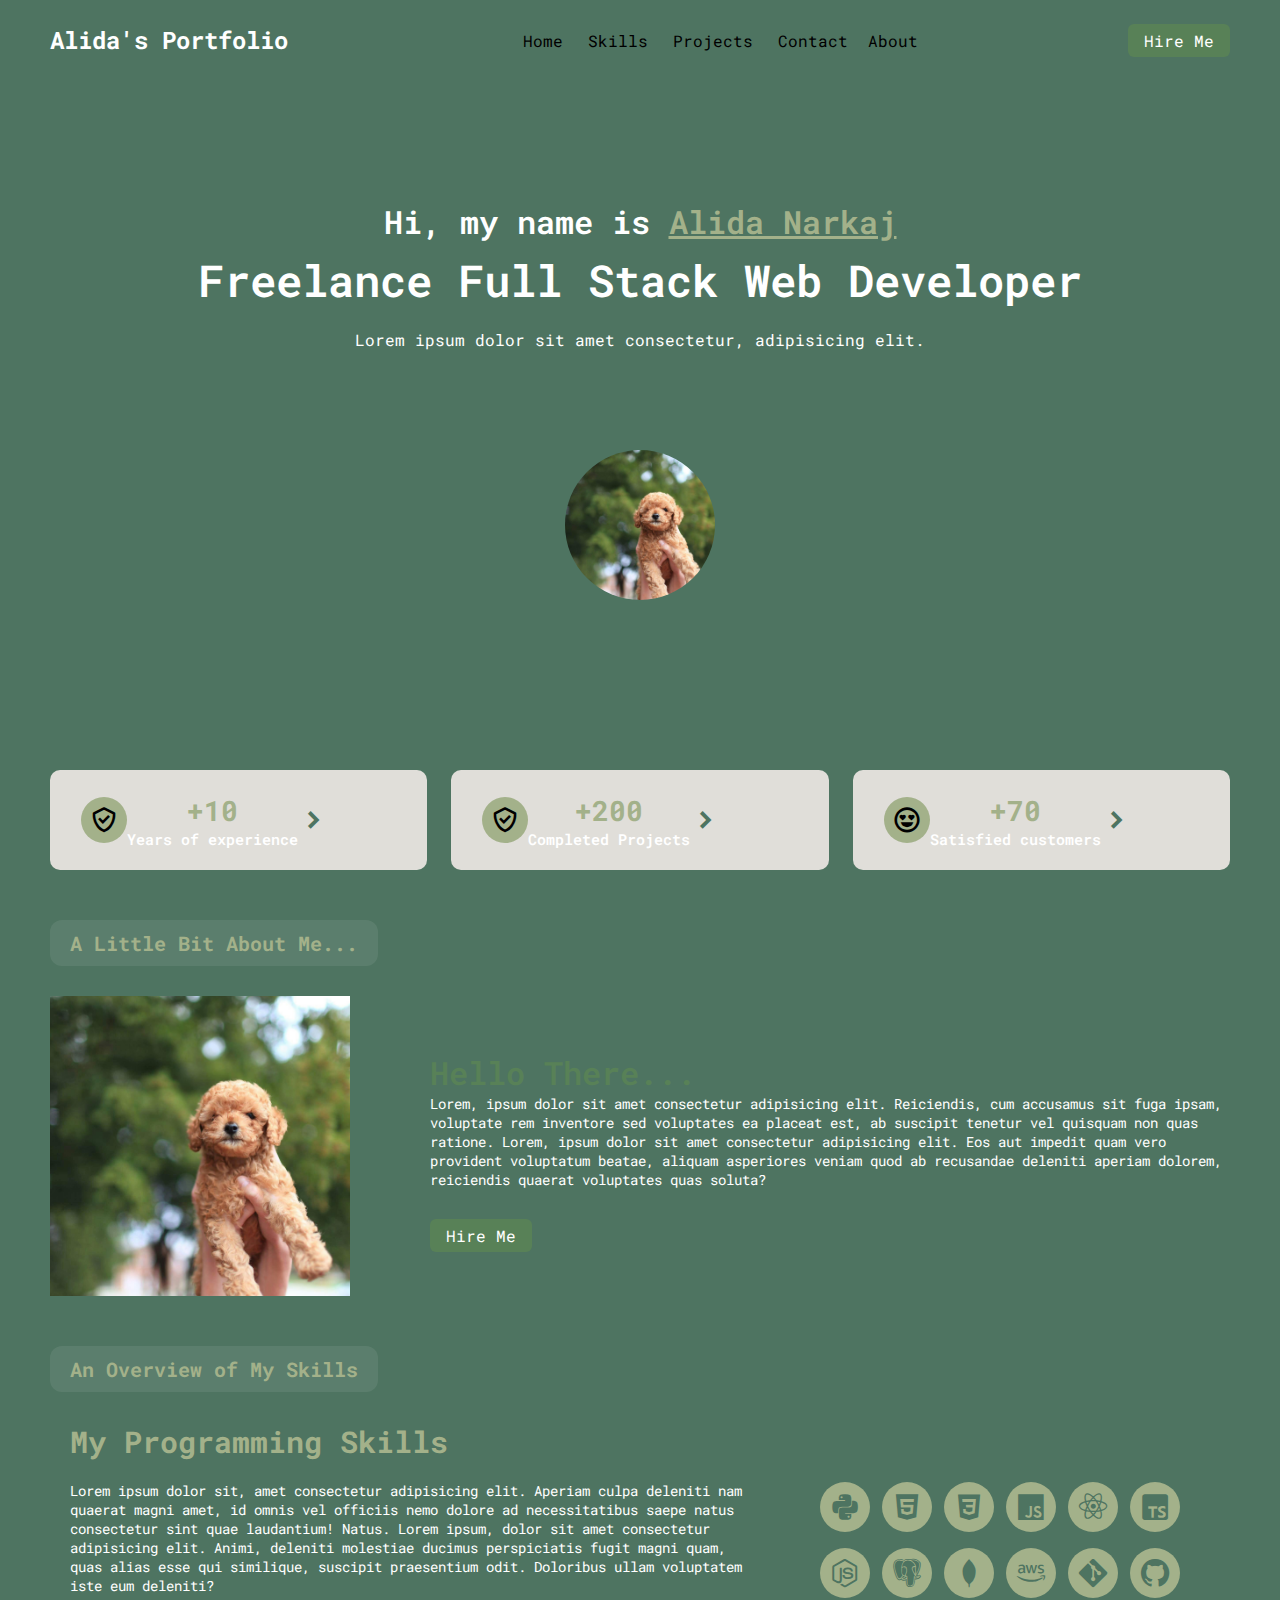
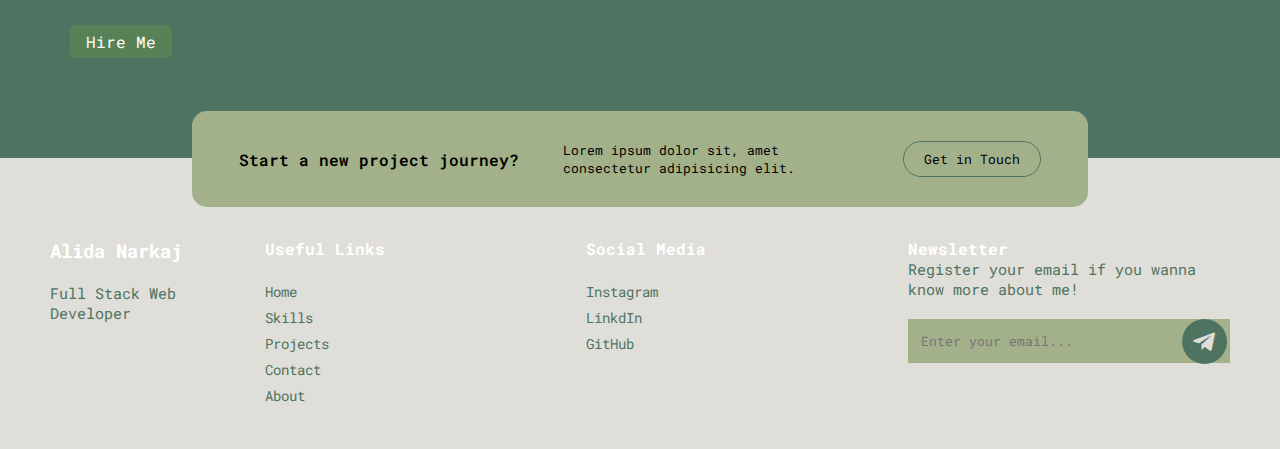
<file: index.html>
<!DOCTYPE html>
<html lang="en">
  <head>
    <meta charset="UTF-8" />
    <meta name="viewport" content="width=device-width, initial-scale=1.0" />
    <title>My Portfolio</title>
    <!-- import for boxicons -->
    <link
      href="https://unpkg.com/boxicons@2.1.4/css/boxicons.min.css"
      rel="stylesheet"
    />
    <!-- link your custom css file -->
    <link rel="stylesheet" href="./css/single-portfolio-style.css" />
  </head>

  <body>
    <header class="navbar">
      <!-- logo -->
      <h2>Alida's Portfolio</h2>
      <!-- nav bar -->
      <nav>
        <ul>
          <li><a href="#"></a>Home</li>
          <li><a href="#"></a>Skills</li>
          <li><a href="#"></a>Projects</li>
          <li><a href="#"></a>Contact</li>
          <li><a href="#"></a>About</li>
        </ul>
      </nav>
      <!-- call to action -->
      <button class="hire-button">Hire Me</button>
    </header>
    <!-- end of header section -->

    <!-- begin main section -->
    <main>
      <!-- begin hero section -->
      <div class="main">
        <h4>Hi, my name is <span>Alida Narkaj</span></h4>
        <p class="title">Freelance Full Stack Web Developer</p>
        <p class="subtitle">
          Lorem ipsum dolor sit amet consectetur, adipisicing elit.
        </p>
        <img src="./assets/img/puppy.jpg" alt="my logo image" />
      </div>
      <!-- end of hero section -->

      <!-- begin assurances section -->
      <div class="services-assurances">
        <!-- first assurance item -->
        <div class="item">
          <div class="icon"><i class="bx bx-check-shield"></i></div>
          <div class="info">
            <h3>+10</h3>
            <p>Years of experience</p>
          </div>
          <i class="bx bxs-chevron-right"></i>
        </div>
        <!-- second assurance item -->
        <div class="item">
          <div class="icon"><i class="bx bx-check-shield"></i></div>
          <div class="info">
            <h3>+200</h3>
            <p>Completed Projects</p>
          </div>
          <i class="bx bxs-chevron-right"></i>
        </div>
        <!-- third assurance item -->
        <div class="item">
          <div class="icon"><i class="bx bx-happy-heart-eyes"></i></div>
          <div class="info">
            <h3>+70</h3>
            <p>Satisfied customers</p>
          </div>
          <i class="bx bxs-chevron-right"></i>
        </div>
      </div>
      <!-- end assurances section -->

      <!-- about me section -->
      <!-- section header -->
      <h5 class="section-separator-title">A Little Bit About Me...</h5>

      <!-- who am i part -->
      <div class="about-me">
        <img src="./assets/img/puppy.jpg" alt="portfolio image of puppy" />
        <div class="info">
          <h3>Hello There...</h3>
          <p>
            Lorem, ipsum dolor sit amet consectetur adipisicing elit.
            Reiciendis, cum accusamus sit fuga ipsam, voluptate rem inventore
            sed voluptates ea placeat est, ab suscipit tenetur vel quisquam non
            quas ratione. Lorem, ipsum dolor sit amet consectetur adipisicing
            elit. Eos aut impedit quam vero provident voluptatum beatae, aliquam
            asperiores veniam quod ab recusandae deleniti aperiam dolorem,
            reiciendis quaerat voluptates quas soluta?
          </p>
          <button class="hire-button">Hire Me</button>
        </div>
      </div>
      <!-- end of about me -->

      <!-- start of section skills -->
      <!-- section header -->
      <h5 class="section-separator-title">An Overview of My Skills</h5>
      <!-- actual skills -->
      <div class="skills">
        <!-- create a two column layout -->
        <!-- begin left column -->
        <div class="left">
          <div class="info">
            <h3>My Programming Skills</h3>
            <p>
              Lorem ipsum dolor sit, amet consectetur adipisicing elit. Aperiam
              culpa deleniti nam quaerat magni amet, id omnis vel officiis nemo
              dolore ad necessitatibus saepe natus consectetur sint quae
              laudantium! Natus. Lorem ipsum, dolor sit amet consectetur
              adipisicing elit. Animi, deleniti molestiae ducimus perspiciatis
              fugit magni quam, quas alias esse qui similique, suscipit
              praesentium odit. Doloribus ullam voluptatem iste eum deleniti?
            </p>
            <button class="hire-button">Hire Me</button>
          </div>
        </div>
        <!-- begin right column -->
        <div class="right">
          <!-- for each icon, create a container -->
          <div class="item"><i class="bx bxl-python"></i></div>
          <div class="item"><i class="bx bxl-html5"></i></div>
          <div class="item"><i class="bx bxl-css3"></i></div>
          <div class="item"><i class="bx bxl-javascript"></i></div>
          <div class="item"><i class="bx bxl-react"></i></div>
          <div class="item"><i class="bx bxl-typescript"></i></div>
          <div class="item"><i class="bx bxl-nodejs"></i></div>
          <div class="item"><i class="bx bxl-postgresql"></i></div>
          <div class="item"><i class="bx bxl-mongodb"></i></div>
          <div class="item"><i class="bx bxl-aws"></i></div>
          <div class="item"><i class="bx bxl-git"></i></div>
          <div class="item"><i class="bx bxl-github"></i></div>
        </div>
      </div>
      <!-- end of skills section -->
    </main>

    <footer>
      <div class="start">
        <h3>Start a new project journey?</h3>
        <p>
          Lorem ipsum dolor sit, amet consectetur adipisicing elit.
        </p>
        <button>Get in Touch</button>
      </div>

      <!-- footer columns socials and nav repeats/call to action -->
      <div class="columns">
        <div class="about-column">
          <h3>Alida Narkaj</h3>
          <p>Full Stack Web Developer</p>
        </div>
        <div class="links-column">
          <h4>Useful Links</h4>
          <a href="#">Home</a>
          <a href="#">Skills</a>
          <a href="#">Projects</a>
          <a href="#">Contact</a>
          <a href="#">About</a>
        </div>
        <div class="links-column">
          <h4>Social Media</h4>
          <a href="#">Instagram</a>
          <a href="#">LinkdIn</a>
          <a href="#">GitHub</a>
        </div>
        <div class="news-column">
          <h4>Newsletter</h4>
          <p>Register your email if you wanna know more about me!</p>
          <form action="" method="post">
            <input
              type="email"
              name="user-email"
              id="user-email"
              placeholder="Enter your email..."
            />
            <button><i class="bx bxl-telegram"></i></button>
          </form>
        </div>
      </div>
    </footer>
  </body>
</html>
</file>
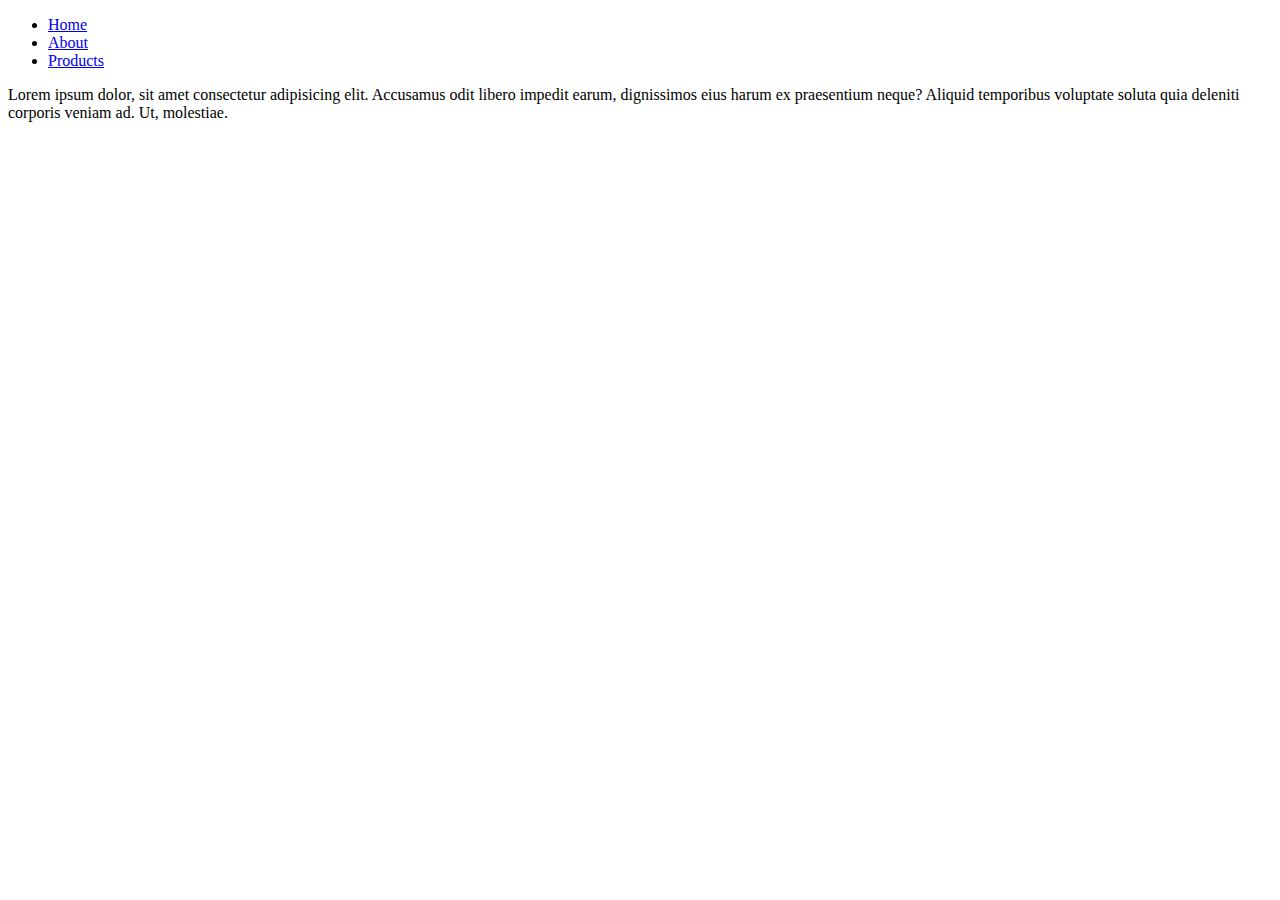
<file: html/semantic-html-ex.html>
<!DOCTYPE html>
<html lang="en">
  <head>
    <meta charset="UTF-8" />
    <meta name="viewport" content="width=device-width, initial-scale=1.0" />
    <title>Products</title>
  </head>

  <body>
    <header>
      <nav>
        <ul>
          <li><a href="../index.html">Home</a></li>
          <li><a href="#../index.html#menu-item-about">About</a></li>
          <li><a href="#">Products</a></li>
        </ul>
      </nav>
    </header>

    <main>
      <section>
        <article>
          Lorem ipsum dolor, sit amet consectetur adipisicing elit. Accusamus
          odit libero impedit earum, dignissimos eius harum ex praesentium
          neque? Aliquid temporibus voluptate soluta quia deleniti corporis
          veniam ad. Ut, molestiae.
        </article>
      </section>
    </main>

    <aside></aside>
  </body>
</html>
</file>
<file: css/single-portfolio-style.css>
/* import the google fonts */
@import url("https://fonts.googleapis.com/css2?family=Roboto+Mono:ital,wght@0,100..700;1,100..700&display=swap");

* {
  /* supress browser defaults and select alt box model */
  margin: 0;
  padding: 0;
  box-sizing: border-box;
  font-family: "Roboto Mono", sans-serif;
  /* set variables for colors */
  --bg-primary: #4e7461;
  --bg-secondary: #e0ded9;
  --font-color-primary: #ffffff;
  --font-color-secondary: #a3b18a;
  --backup-color: #588157;
}

/* this styling is desktop first -- vh=viewpointheight*/
body {
  height: 100vh;
  background: var(--bg-primary);
}

/* style the header/navbar */
.navbar {
  display: flex;
  align-items: center;
  justify-content: space-between;
  height: 80px;
  padding: 0 50px;
}

/* style the children of the header */
.navbar h2 {
  color: var(--font-color-primary);
  font-weight: 700;
}

.navbar nav ul {
  display: flex; /*double check this*/
}

.navbar ul li {
  list-style: none;
}

.navbar ul li a {
  text-decoration: none;
  color: var(--font-color-secondary);
  font-size: 16px; /*shazam*/
  margin-right: 25px;
  transition: color 0.3s ease; /*animation must be triggered by an event*/
}

/* event that triggers line 54, specify outcome of transition */
.navbar ul li:hover a {
  color: var(--font-color-primary);
}

/* remove the margin of the rightmost list item */
.navbar ul li:last-child a {
  margin-right: 20px;
}

/* style of hire me button */
.hire-button {
  background: var(--backup-color);
  color: var(--font-color-primary);
  padding: 6px 16px;
  border: none;
  font-size: 16px;
  cursor: pointer;
  border-radius: 6px;
  transition: background 0.3s ease;
}

.hire-button:hover {
  background: var(--font-color-secondary);
  color: var(--bg-primary);
}

/*  styling the hero section */
.main {
  height: 640px;
  display: flex;
  flex-direction: column;
  align-items: center;
  justify-content: center;
}

.main h4 {
  font-size: 32px;
  color: var(--font-color-primary);
  font-weight: 600;
}

.main h4 span {
  color: var(--font-color-secondary);
  text-decoration: underline;
}

.main p.title {
  font-size: 44px;
  font-weight: 600;
  color: var(--font-color-primary);
  margin-top: 8px;
}

.main p.subtitle {
  font-size: 16px;
  color: var(--font-color-primary);
  margin-top: 20px;
}

.main img {
  width: 150px;
  height: 150px;
  margin-top: 100px;
  border-radius: 50%;
}

.services-assurances {
  margin-top: 50px;
  padding: 0 50px;
  display: flex;
  flex-wrap: nowrap;
  gap: 24px;
}

.services-assurances .item {
  background: var(--bg-secondary);
  display: flex;
  align-items: center;
  justify-content: space;
  height: 100px;
  width: 100%;
  border-radius: 10px;
  padding: 0 30px;
  border: 1px solid transparent;
  cursor: pointer;
  transition: all 0.3s ease;
}

.services-assurances .item:hover {
  border-color: var(--font-color-primary);
}

.services-assurances .item .icon {
  width: 46px;
  height: 46px;
  background: var(--font-color-secondary);
  border-radius: 50%;
  display: flex;
  align-items: center;
  justify-content: center;
  transition: background 0.3s ease;
}

.services-assurances .item .icon:hover {
  background: var(--font-color-primary);
}

.services-assurances .item .icon i {
  font-size: 30px;
}

.services-assurances .item .info {
  display: flex;
  flex-direction: column;
  align-items: center;
  justify-content: space-evenly;
}

.services-assurances .item .info h3 {
  color: var(--font-color-secondary);
  font-size: 28px;
}

.services-assurances .item .info p {
  color: var(--font-color-primary);
  font-size: 15px;
  font-weight: 600;
}

.services-assurances .item > i {
  color: var(--bg-primary);
  font-size: 30px;
  transition: color 0.3s ease;
}

.services-assurances .item:hover > i {
  color: var(--font-color-primary);
}

.section-separator-title {
  margin: 50px 50px 30px;
  padding: 10px 20px;
  background: rgba(255, 255, 255, 0.08);
  display: inline-block;
  color: var(--font-color-secondary);
  border-radius: 12px;
  font-size: 20px;
}

/* about me section */
.about-me {
  display: flex;
  align-items: center;
  justify-content: space-between;
  gap: 80px;
  padding: 0 50px;
}

.about-me img {
  width: 300px;
}

.about-me .info h3 {
  color: var(--backup-color);
  font-size: 32px;
  font-weight: 600;
  margin-top: 10px;
}

.about-me .info p {
  color: var(--font-color-primary);
  font-size: 14px;
}

.about-me .info button {
  margin-top: 30px;
}

/* styling the skills section */
.skills {
  display: flex;
  align-items: center;
  justify-content: space-around;
  padding: 0 50px;
}

.skills .left {
  width: 680px;
}

.skills .left .info h3 {
  color: var(--font-color-secondary);
  font-size: 30px;
  margin-bottom: 20px;
}

.skills .left .info p {
  color: var(--font-color-primary);
  font-size: 14px;
}

.skills .left .info button {
  margin-top: 30px;
}

.skills .right {
  width: 420px;
  height: 120px;
  display: flex;
  align-items: center;
  justify-content: center;
  flex-wrap: wrap;
  gap: 12px;
}

.skills .right .item {
  display: flex;
  align-items: center;
  justify-content: center;
  background: var(--font-color-secondary);
  width: 50px;
  height: 50px;
  border-radius: 50%;
}

.skills .right .item i {
  font-size: 34px;
  color: var(--bg-primary);
}

/* style the footer */
footer {
  position: relative;
  background: var(--bg-secondary);
  padding: 80px 50px 40px;
  /* pushed away from the main */
  margin-top: 100px;
}

footer .start {
  display: flex;
  align-items: center;
  justify-content: space-around;
  position: absolute; /* position is absolute, relative to parent node:footer*/
  background: var(--font-color-secondary);
  padding: 30px 25px;
  border-radius: 15px;
  width: 70%;
  top: -16%;
  left: 15%
}

footer .start h3 {
  font-size: 16px;
  font-weight: 600;
}

footer .start p {
  font-size: 13px;
  width: 35%;
}

footer .start button {
  background: transparent;
  border: 1px solid var(--bg-primary);
  cursor: pointer;
  padding: 8px 20px;
  border-radius: 50px;
  transition: all 0.3s ease;
}

footer .start button:hover {
  background-color: var(--backup-color);
  border-color: var(--bg-primary);
}

footer .columns {
  display: flex;
  align-items: flex-start;
}

footer .columns .about-column {
  flex: 2; /*controls the starting width of a flex item*/
}

footer .columns .about-column h3 {
  color: var(--font-color-primary);
  margin-bottom: 20px;
}

footer .columns .about-column p {
  color: var(--bg-primary);
  font-size: 15px;
}

footer .columns .links-column {
  flex: 3;
}

footer .columns .links-column h4 {
  color: var(--font-color-primary);
  margin-bottom: 20px;
}

footer .columns .news-column {
  color: var(--font-color-primary);
  margin-bottom: 20px;
}

footer .columns .links-column a {
  display: block;
  text-decoration: none;
  color: var(--bg-primary);
  font-size: 14px;
  line-height: 26px;
  transition: color 0.3s ease;
}

footer .columns .links-column a:hover {
  color: var(--font-color-secondary);
}

footer .columns .news-column {
  flex: 3;
}

footer .columns .news-column p {
  color: var(--bg-primary);
  font-size: 15px;
}

footer .columns .news-column form {
width: 100%;
margin-top: 20px;
position: relative;
}

footer .columns .news-column input{
  width: 100%;
  background: var(--font-color-secondary);
  border: none;
  padding: 13px;
  font-weight: 400px;
  font-size: 13px;
}

footer .columns .news-column form button {
  display: flex;
  align-items: center;
  justify-content: center;
  width: 45px;
  height: 45px;
  background: var(--bg-primary);
  border: none;
  border-radius: 50%;
  position: absolute;
  top: 0;
  right: 1%;
  cursor: pointer;
  transition: background 0.3s ease;
}

footer .columns .news-column form button:hover {
  background: var(--font-color-primary);
}

footer .columns .news-column form button i {
  font-size: 26px;
  color: var(--font-color-primary);
}

footer .columns .news-column form button i {
  color: var(--bg-secondary);
}

/* begin styling for css responsive web design */
@media screen and (max-width: 1100px) {
  /* write the changes to the css that needs to be done if you hit this checkpoint */
  .services-assurances{
    flex-wrap: wrap;
    gap: 10px;
  }

  .services-assurances .item {
    flex-basis: 49%;
  }

  .skills {
    justify-content: space-between;
    gap: 20px;
  }

  .skills .left {
    width: 500px;
  }

  .skills .left .info h3 {
    font-size: 22px;
  }

  .skills .left .info p {
    font-size: 12px;
  }

  footer {
    margin-top: 150px;
  }

  footer .start {
    width: 90%;
    left: 5%;
    right: -20%;
  }

  footer .columns {
    flex-wrap: wrap;
  }

  footer .columns .about-column,
  footer .columns .links-column,
  footer .columns .news-column {
    flex-basis: 50%;
  }
}

@media screen and (max-width: 780px) {
}

@media screen and (max-width: 650px) {
}

@media screen and (max-width: 480px) {
}
</file>
